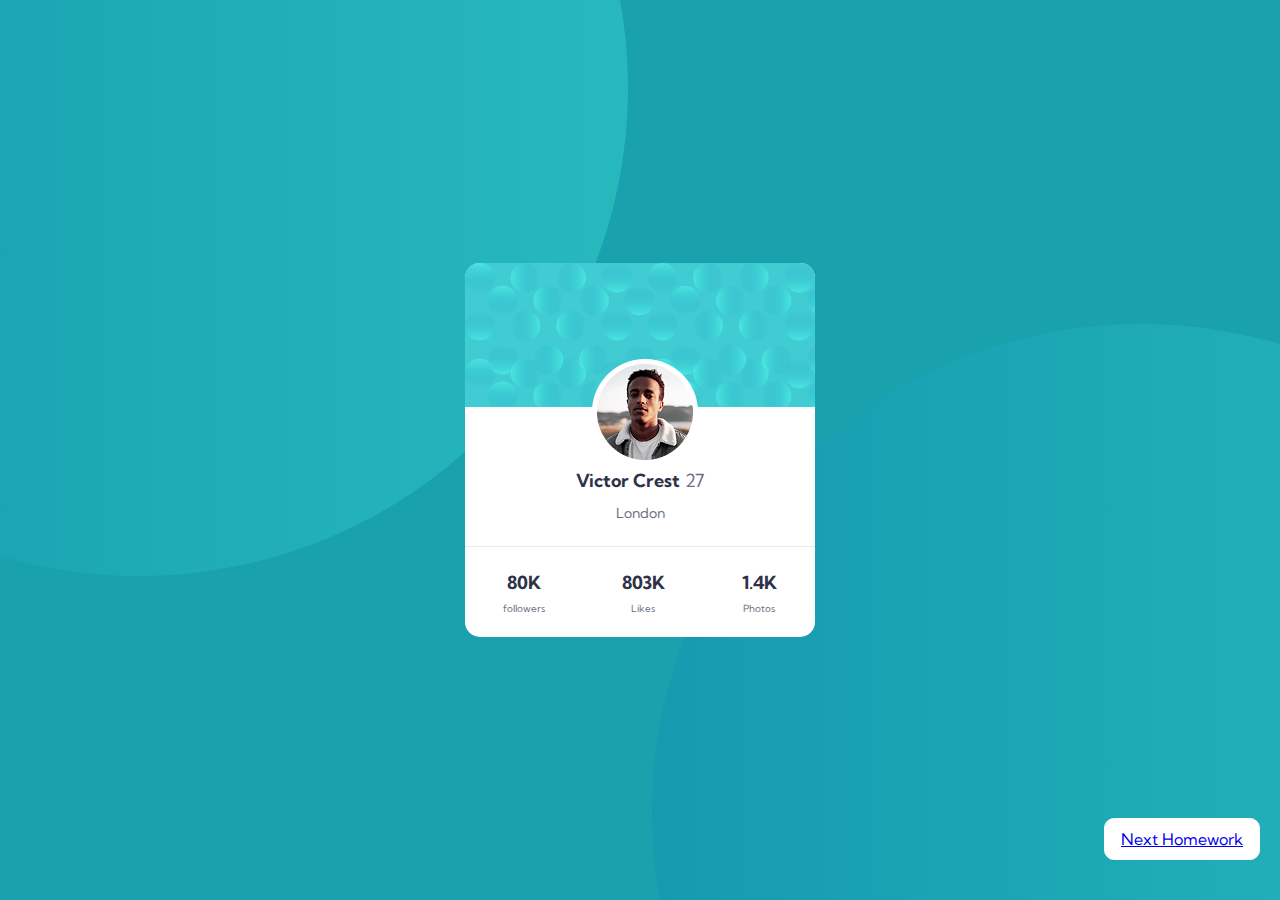
<file: index.html>
<!DOCTYPE html>
<html lang="en">
<head>
    <meta charset="UTF-8">
    <meta name="viewport" content="width=device-width, initial-scale=1.0">
    <title>Document</title>
    <link rel="stylesheet" href="./style.css">
    <link rel="preconnect" href="https://fonts.googleapis.com">
<link rel="preconnect" href="https://fonts.gstatic.com" crossorigin>
<link href="https://fonts.googleapis.com/css2?family=Kumbh+Sans:wght,YOPQ@100..900,300&family=Outfit:wght@100..900&family=Quicksand:wght@300..700&display=swap" rel="stylesheet">
</head>
<body>
    <header>
        <!--There's nothing here yet-->
    </header>
    <main>
        <section class="background-circles">
            <div class="circles"></div>
            <div class="circles"></div>
        </section>

        <section class="card">
            <div class="profile-card">
                <div class="overlay">
                    <img src="./Container.png">
                </div>
                <div class="profile-image">
                    <img src="./Oval.png" alt="profile-image">
                </div>
                <div class="information">
                    <h1 class="profile-name">Victor Crest</h1>
                    <span class="age">27</span>
                </div>
                <span class="country">London</span>
                <div class="profile-stats">
                    <div class="stat-info">
                        <div class="stat-item">
                            <h5>80K</h5>
                            <span class="stat-name">followers</span>
                        </div>
                        <div class="stat-item">
                            <h5>803K</h5>
                            <span class="stat-name">Likes</span>
                        </div>
                        <div class="stat-item">
                            <h5>1.4K</h5>
                            <span class="stat-name">Photos</span>
                        </div>
                    </div>
                </div>
            </div>
        </section>
    </main>
    <footer>
        <button class="homework"><a href="#">Next Homework</a></button>
    </footer>
</body>
</html>
</file>
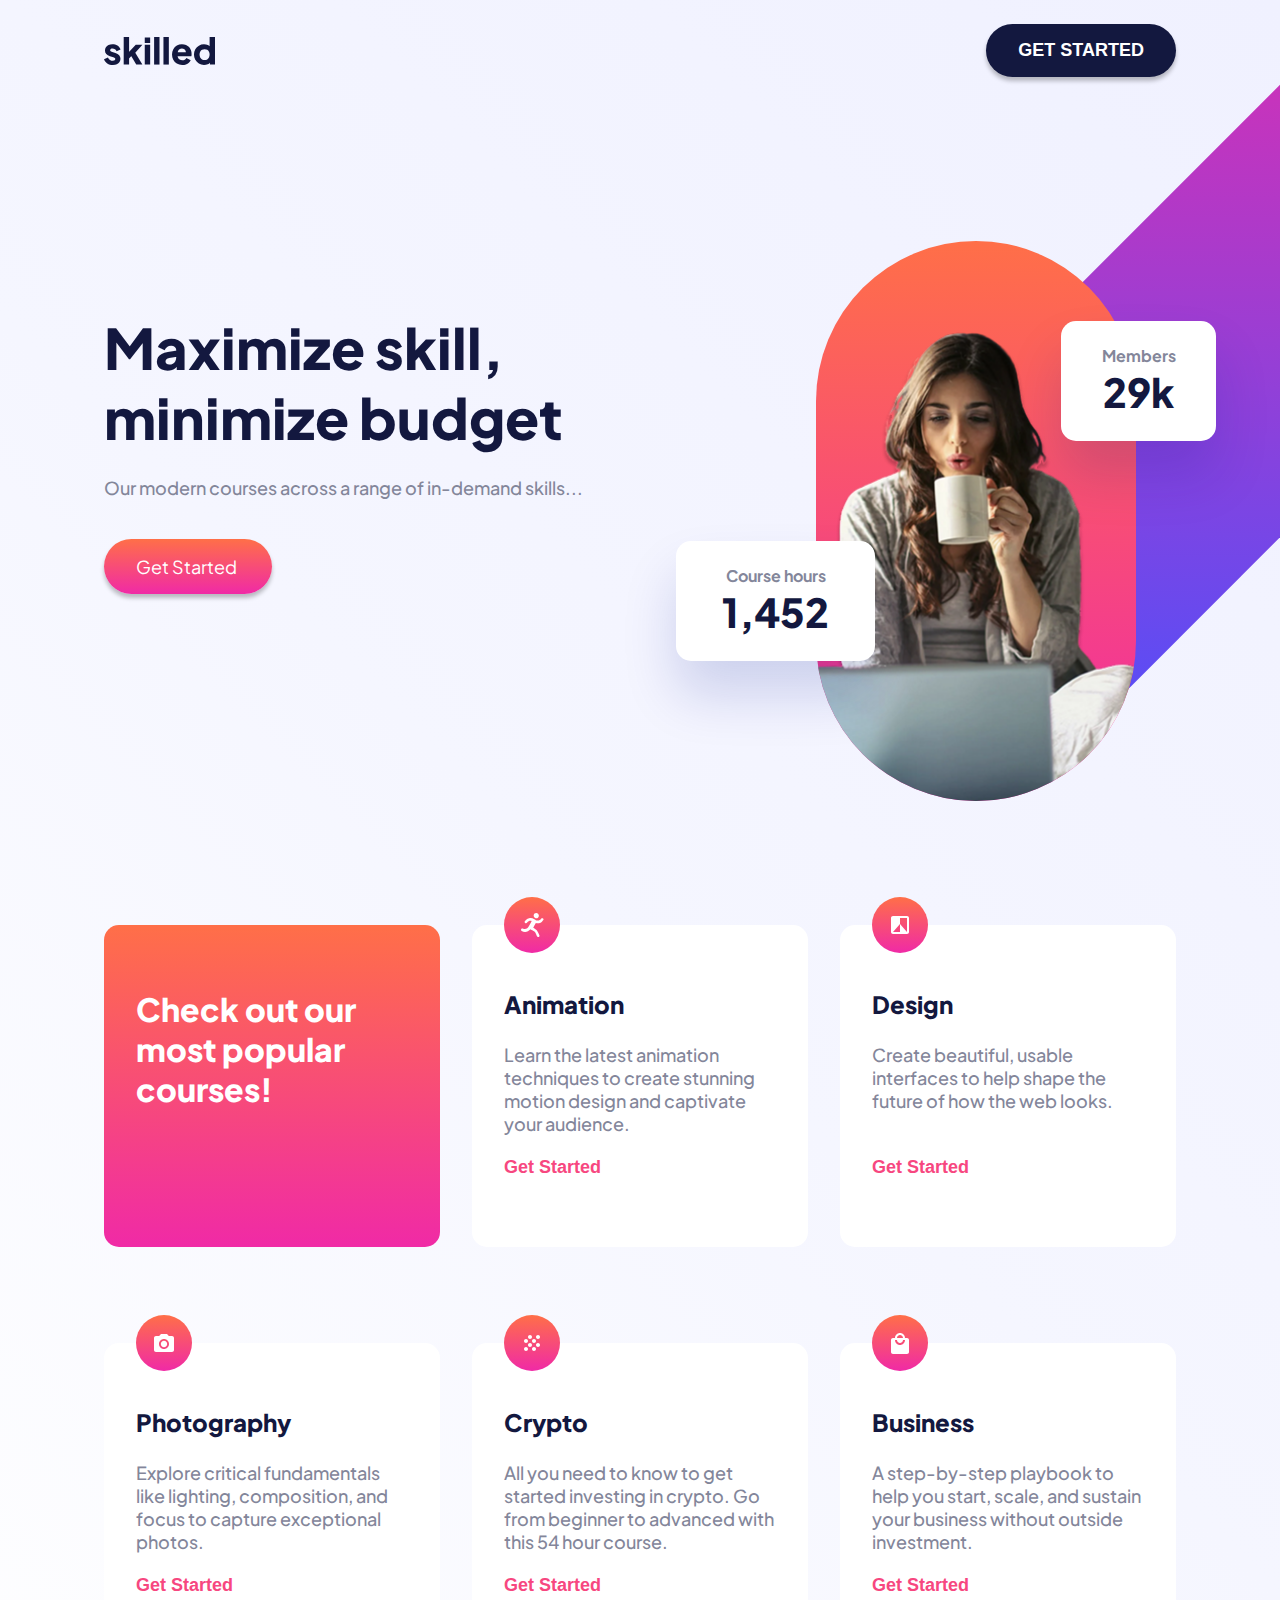
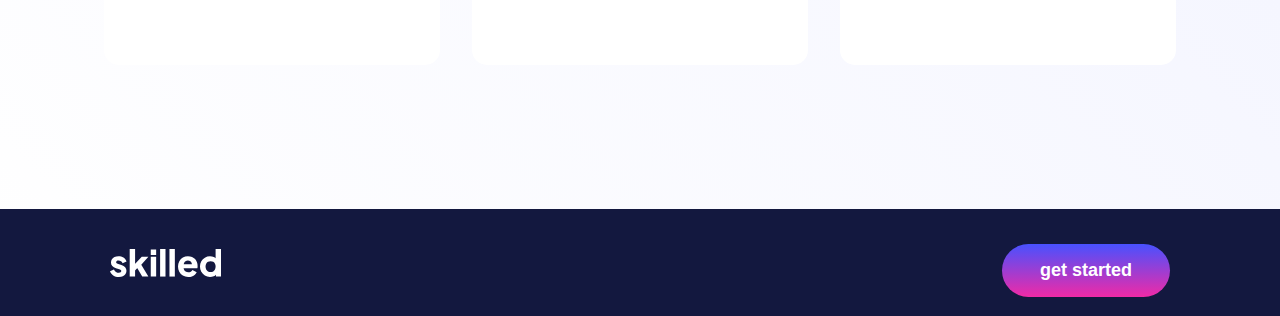
<file: Homework2.html>
<!DOCTYPE html>
<html lang="en">
<head>
    <meta charset="UTF-8">
    <meta name="viewport" content="width=device-width, initial-scale=1.0">
    <title>Document</title>
    <link rel="stylesheet" href="./style2.css">
    <link rel="preconnect" href="https://fonts.googleapis.com">
    <link rel="preconnect" href="https://fonts.gstatic.com" crossorigin>
    <link href="https://fonts.googleapis.com/css2?family=Kumbh+Sans:wght,YOPQ@100..900,300&family=Outfit:wght@100..900&family=Plus+Jakarta+Sans:ital,wght@0,200..800;1,200..800&family=Quicksand:wght@300..700&display=swap" rel="stylesheet">
</head>
<body>
    <div class="hero-wrapper">
    <header>
        <div class="container">
            <nav>
                <img src="./assets/2nd page imgs/logo.svg" alt="logo" class="logo">
                <button class="navbtn">get started</button>
            </nav>
        </div>
    </header>
    <main class="container">
        <section class="hero">
            <div class="hero-info">
                <h1>Maximize skill, minimize budget</h1>
                <p>Our modern courses across a range of in-demand skills...</p>
                <a class="hero-btn" href="#">Get Started</a>
            </div>
            <div class="hero-side">
                <div class="bg-shape"></div>
                <div class="image-circle">
                    <img src="./assets/2nd page imgs/image-removebg-preview(509).png">
                </div>
                <div class="info-box-hours">
                    <span class="info-name">Course hours</span>
                    <span class="info-result">1,452</span>
                </div>
                <div class="info-box-members">
                    <span class="info-name">Members</span>
                    <span class="info-result">29k</span>
                </div>
            </div>
        </section>

        <section class="cards">
            <div class="card-item">
                <h2>Check out our most popular courses!</h2>
            </div>

            <div class="card-item">
                <div class="icon">
                    <img src="./assets/2nd page imgs/animation.svg" alt="Animation">
                </div>
                <h2>Animation</h2>
                <div class="text-box">
                    <p>Learn the latest animation techniques to create stunning motion design and captivate your audience.</p>
                </div>
                <button>Get Started</button>
            </div>

            <div class="card-item">
                <div class="icon">
                    <img src="./assets/2nd page imgs/design.svg" alt="design">
                </div>
                <h2>Design</h2>
                <div class="text-box">
                    <p>Create beautiful, usable interfaces to help shape the future of how the web looks.</p>
                </div>
                <button>Get Started</button>
            </div>

            <div class="card-item">
                <div class="icon">
                    <img src="./assets/2nd page imgs/photography.svg" alt="photography">
                </div>
                <h2>Photography</h2>
                <div class="text-box">
                    <p>Explore critical fundamentals like lighting, composition, and focus to capture exceptional photos.</p>
                </div>
                <button>Get Started</button>
            </div>

            <div class="card-item">
                <div class="icon">
                    <img src="./assets/2nd page imgs/crypto.svg" alt="crypto">
                </div>
                <h2>Crypto</h2>
                <div class="text-box">
                    <p>All you need to know to get started investing in crypto. Go from beginner to advanced with this 54 hour course.</p>
                </div>
                <button>Get Started</button>
            </div>

            <div class="card-item">
                <div class="icon">
                    <img src="./assets/2nd page imgs/business.svg" alt="business">
                </div>
                <h2>Business</h2>
                <div class="text-box">
                    <p>A step-by-step playbook to help you start, scale, and sustain your business without outside investment.</p>
                </div>
                <button>Get Started</button>
            </div>
        </section>
    </main>
</div>
    <footer>
        <div class="footer-info">
            <img src="./assets/2nd page imgs/logo-white.svg" alt="logo" class="footer-logo">
            <button class="footer-btn">get started</button>
        </div>
    </footer>
    
</body>
</html>
</file>
<file: style.css>
*{
    font-family: "Kumbh Sans", sans-serif;
}

body{
    background-color: #19A1AE;
    margin: 0 auto;
}

.background-circles{
    position:relative;
    overflow:hidden;
    width: 100%;
    height: 100vh;
}

.circles{
    width:978px;
    height:976px;
    margin:0;
    border-radius: 50%;
    background: linear-gradient(
        to right, 
        rgba(9, 137, 180, 0.25) 0%, 
        rgba(83, 255, 238, 0.25) 100%
        );
    position:absolute;
}

.circles:first-child {
    top: -400px;
    left: -350px;
}

.circles:last-child{
    bottom: -400px;
    right: -350px;
}

.profile-card{
    width:350px;
    height:374px;
    background-color:white;
    border-radius:15px;
    position: absolute; 
    top: 50%;
    left: 50%;
    transform: translate(-50%, -50%);
    overflow: hidden;
}

.overlay{
    width:100%;
    height:144px;
    background-color: #41CBD3;
    overflow: clip;
}


.profile-image{
    width:96px;
    height:96px;
    border-radius:50%;
    position:absolute;
    top:144px;
    left:50%;
    transform: translate(-50%,-50%);
}

.information{
    display:flex;
    margin-top:50px;
    align-items: center;
    justify-content: center;
}
.profile-name{
    font-size: 18px;
    font-weight: 700;
    color:#2E3349;
    padding-right: 5px;
}

.age {
    color:#6B7082;
    font-size:18px;
}

.country{
    display:block;
    color:#6B7082;
    font-size:14px;
    text-align: center;
} 

.profile-stats{
    margin-top:24px;
    border-top:1px solid #E8E9EC;
}

.stat-info{
    padding-top: 24px;
    display:flex;
    justify-content: space-around;
    align-items: center;
}

.stat-item{
    display: flex;
    flex-direction: column;
    align-items:center;
    gap:8px;
}

.stat-item h5{
    color:#2E3349;
    font-size:18px;
    font-weight: 700;
    margin:0;
}

.stat-item .stat-name{
    color:#6B7082;
    font-size:10px;

}

footer{
    position: absolute;
    bottom: 20px;
    width: 100%;
    display: flex;
    justify-content: flex-end;
}

.homework {
  display: inline-block;
  border-radius: 10px;
  background-color: white;
  border: 1px solid white;
  padding: 10px 16px;
  margin: 20px;
  font-size: 16px;
  color: #19A1AE;
  text-decoration: none;
  transition: background-color 0.3s ease-out, color 0.3s ease-out;
}

.homework:hover {
  background-color: #19A1AE;
  color: white;
}
</file>
<file: style2.css>
* {
  margin: 0;
  padding: 0;
  box-sizing: border-box;
}

body {
  min-height: 100vh;
  font-family: "Plus Jakarta Sans", sans-serif;
  background: linear-gradient(45deg, #FFFFFF 0%, #F5F6FF 50%, #F0F1FF 100%);
}

.container {
  max-width: 1120px;
  width: 100%;
  margin: 0 auto;
  padding: 0 24px;
}

.hero-wrapper {
  position: relative;
  overflow-x: hidden;
}

nav{
    display: flex;
    align-items:center;
    justify-content: space-between;
    padding:24px 0;
}

a{
  font-size: 18px;
}

.navbtn {
  border-radius:28px;
  padding:16px 32px;
  background-color: #13183F;
  color:white;
  font-weight: 700;
  font-size: 18px;
  text-transform: uppercase;
  box-shadow: 0 4px 4px 0 rgba(0, 0, 0, 0.25);
  border:none;  

}

.hero {
  display: flex;
  align-items: center;
  justify-content: space-between;
  padding: 80px 0;
}


.hero-side {
  position: relative;
  width: 500px;
  height: 600px;
}

.bg-shape {
  position: absolute;
  width: 320px;
  height: 1008px;
  right: -245px;
  top: -355px;
  transform: rotate(45deg);
  border-radius: 160px;
  background: linear-gradient(-45deg,#4851FF,#F02AA6);
}

.image-circle {
  position: absolute;
  width: 320px;
  height: 560px;
  right: 40px;
  top: 60px;
  border-radius: 160px;
  background: linear-gradient(#FF6F48,#F02AA6);
  overflow: hidden;
}

.image-circle img {
  width: 100%;
  height: auto;
  position: relative;
  top: 80px;
}

.hero-info{
  width:544px;
  height: 339px;
  display: flex;
  flex-direction: column;
  gap:24px;
}
  
.hero h1{
  color:#13183F;
  font-size: 56px;
  font-weight:800;
}

.hero p{
  color:#83869A;
  font-size:18px;
  font-weight:500;
}

.hero-btn {
  margin-top:16px;
  width:168px;
  border-radius:28px;
  padding:16px 32px;
  background:linear-gradient(#FF6F48 0%, #F02AA6 100%);
  color:white;
  font-size:18px;
  box-shadow: 0 4px 4px 0 rgba(0, 0, 0, 0.25);
  border:none;
  text-decoration: none;
}

.info-box-hours{
  width:199px;
  height:120px;
  background-color: white;
  border-radius: 15px;
  box-shadow: 0 34px 54px 0 rgba(6,22, 141, 15.89%);
  display:flex;
  flex-direction: column;
  justify-content: center;
  align-items: center;
  z-index: 3;
  position: absolute;
  bottom: 120px;
  left: 0;
}


.info-box-members{
  width:155px;
  height:120px;
  background-color: white;
  border-radius: 15px;
  box-shadow: 0 34px 54px 0 rgba(6,22, 141, 15.89%);
  display:flex;
  flex-direction: column;
  justify-content: center;
  align-items: center;
  z-index: 3;
  position: absolute;
  top: 140px;
  right: -40px;
}

.info-name{
  font-size:16px;
  font-weight:700;
  color:#83869A;
}

.info-result{
  color:#13183F;
  font-size:40px;
  font-weight:800;

}

.cards{
  display:flex;
  gap:32px;
  flex-wrap: wrap;
}

.card-item:first-child{
  width: 352px;
  height:322px;
  background:linear-gradient(#FF6F48 0%, #F02AA6 100%);
  padding:64px 32px 40px 32px;
  border-radius: 15px;
}

.card-item:first-child h2 {
    font-size: 32px;
    font-weight: 800;
    color: white;
}

.card-item{
  flex: 1 1 calc(33.333% - 32px);
  width: 352px;
  height:322px;
  background-color: white;
  padding:64px 32px 0 32px;
  border-radius: 15px;
  position: relative;
  margin-top:64px;
}

.card-item h2{
  font-size:24px;
  font-weight:800;
  color:#13183F;
}

.card-item p{
  font-size:18px;
  font-weight:500;
  color:#83869A;
  margin:24px 0;
}

.card-item button{
  background-color: transparent;
  border:none;
  font-size:18px;
  font-weight:700;
  color:#F74780;

}

.text-box{
  height: 113px;
}

.icon{
  width: 56px;
  height: 56px;
  border-radius: 50%;
  background: linear-gradient(#FF6F48 0%, #F02AA6 100%);
  display: flex;
  align-items: center;
  justify-content: center;
  position: absolute;
  transform: translateY(-92px);
}

footer{
  margin-top:144px;
  background-color: #13183F;
  height:107px;
  display: flex;
  justify-content: center;
  align-items: center;
}

.footer-info{
  display: flex;
  justify-content: space-between;
  width: 1120px;
  align-items: center;
  padding:0 30px;
}

.footer-logo{
  width:111px;
  
}

.footer-btn {
  margin-top:16px;
  width:168px;
  border-radius:28px;
  padding:16px 32px;
  background:linear-gradient(#4851FF 0%, #F02AA6 100%);
  color:white;
  font-size:18px;
  font-weight: 700;
  border:none;
  text-decoration: none;
}
</file>
